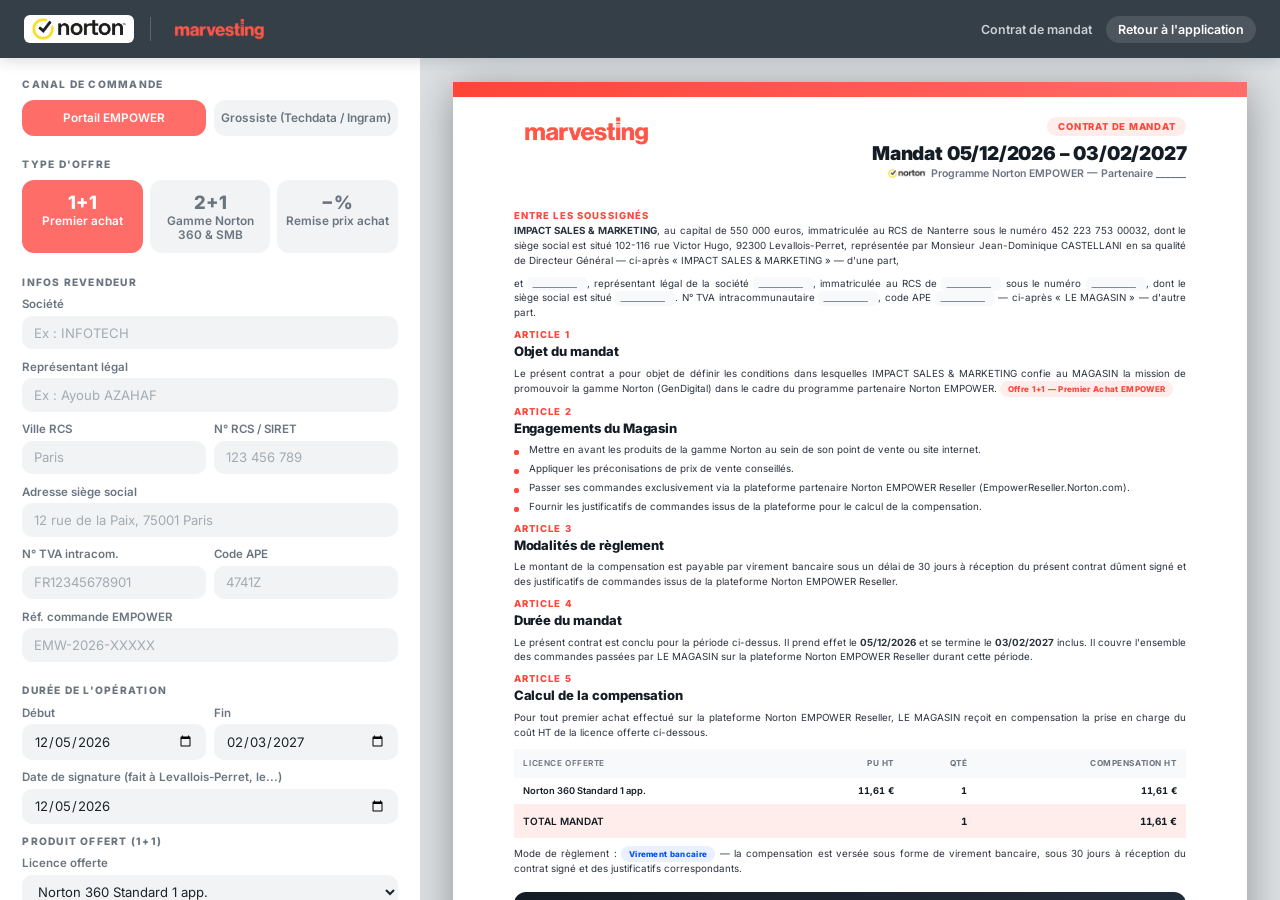
<file: mandat/generateur.html>
<!DOCTYPE html>
<html lang="fr">
<head>
<meta charset="UTF-8">
<meta name="viewport" content="width=device-width,initial-scale=1.0">
<meta name="robots" content="noindex">
<title>Générateur de contrat de mandat Norton EMPOWER</title>
<style>
@import url('https://fonts.googleapis.com/css2?family=Inter:wght@400;500;600;700;800;900&display=swap');

/* Éditeur : thème clair de l'app, sans traits ni liserés (fonds doux, ombres légères, corail pour la sélection et l'action). */
:root{--accent:#FF6D68;--accent-soft:#FF6D68;--ink-e:#1d2329;--mut-e:#6B7580;--fond-e:#F1F3F4;--carte-e:#fff;}
*{margin:0;padding:0;box-sizing:border-box;}
body{font-family:'Inter',sans-serif;background:var(--fond-e);color:var(--ink-e);min-height:100vh;font-size:14px;}
.hdr{background:#343F48;padding:0 1.5rem;display:flex;align-items:center;justify-content:space-between;height:58px;position:sticky;top:0;z-index:200;box-shadow:0 2px 14px rgba(26,34,46,.18);}
.hdr-logos{display:flex;align-items:center;gap:1rem;}
.hdr-logos img{height:22px;object-fit:contain;}
.hdr-logos .logo-bulle{background:#fff;border-radius:6px;padding:3px 8px;display:inline-flex;align-items:center;}
.hdr-logos .sep{width:1px;height:24px;background:rgba(255,255,255,.2);}
.hdr-tag{display:flex;align-items:center;gap:14px;font-size:.78rem;color:#C9D0D6;font-weight:600;}
.hdr-tag a{color:#fff;text-decoration:none;background:rgba(255,255,255,.12);padding:6px 12px;border-radius:999px;}
.app{display:grid;grid-template-columns:420px 1fr;height:calc(100vh - 58px);}
.fp{background:var(--carte-e);overflow-y:auto;padding:1.25rem 1.4rem;box-shadow:2px 0 14px rgba(26,34,46,.06);}
.st{font-size:.64rem;font-weight:800;letter-spacing:.12em;text-transform:uppercase;color:var(--mut-e);margin:1.4rem 0 .6rem;}
.st:first-child{margin-top:0;}
.otabs{display:grid;grid-template-columns:repeat(3,1fr);gap:.45rem;margin-bottom:.75rem;}
.otab{background:var(--fond-e);border-radius:12px;padding:.7rem .4rem;cursor:pointer;text-align:center;font-size:.74rem;font-weight:600;color:var(--mut-e);transition:background .15s;}
.otab:hover{background:#E4E8EB;color:var(--ink-e);}
.otab.active{background:var(--accent);color:#fff;}
.otab .bigt{display:block;font-size:1.15rem;font-weight:800;margin-bottom:1px;}
.f{margin-bottom:.65rem;}
.f label{display:block;font-size:.72rem;color:var(--mut-e);margin-bottom:.28rem;font-weight:600;}
.f input,.f select{width:100%;background:var(--fond-e);border:0;border-radius:10px;padding:.55rem .75rem;color:var(--ink-e);font-family:'Inter',sans-serif;font-size:.82rem;}
.f input:focus,.f select:focus{outline:2px solid rgba(255,109,104,.45);}
.f input::placeholder{color:#A3ABB3;}
.fr{display:grid;grid-template-columns:1fr 1fr;gap:.5rem;}
.rg{display:grid;grid-template-columns:1fr 1fr 1fr;gap:.45rem;margin-bottom:.5rem;}
.ro{background:var(--fond-e);border-radius:12px;padding:.6rem .3rem;cursor:pointer;text-align:center;font-size:.7rem;line-height:1.3;color:var(--mut-e);user-select:none;}
.ro.sel{background:var(--accent);color:#fff;}
.ptbl{width:100%;border-collapse:separate;border-spacing:0 3px;font-size:.73rem;margin-bottom:.6rem;}
.ptbl th{color:var(--mut-e);font-size:.6rem;text-transform:uppercase;letter-spacing:.08em;padding:.3rem .4rem;text-align:left;}
.ptbl td{padding:.35rem .4rem;vertical-align:middle;background:var(--fond-e);}
.ptbl td:first-child{border-radius:10px 0 0 10px;}.ptbl td:last-child{border-radius:0 10px 10px 0;}
.ptbl input[type=checkbox]{accent-color:var(--accent);width:14px;height:14px;cursor:pointer;}
.ptbl input[type=number],.ptbl input[type=text]{background:#fff;border:0;border-radius:8px;color:var(--ink-e);font-size:.72rem;padding:.28rem .4rem;width:62px;text-align:center;}
.pu{font-variant-numeric:tabular-nums;}
.rbtns{display:flex;gap:.45rem;margin-bottom:.6rem;}
.rbtn{flex:1;padding:.55rem;background:var(--fond-e);border-radius:12px;color:var(--mut-e);font-size:.82rem;font-weight:700;cursor:pointer;text-align:center;}
.rbtn.active{background:var(--accent);color:#fff;}
.btn-gen{width:100%;padding:.8rem;background:var(--fond-e);color:var(--ink-e);border:0;border-radius:12px;font-family:'Inter',sans-serif;font-size:.85rem;font-weight:700;cursor:pointer;margin-top:1rem;}
.btn-gen:hover{background:#E4E8EB;}
.btn-pdf{width:100%;padding:.8rem;background:var(--accent);color:#fff;border:0;border-radius:12px;font-family:'Inter',sans-serif;font-size:.85rem;font-weight:700;cursor:pointer;margin-top:.5rem;}
.btn-pdf:hover{filter:brightness(.96);}
.hint{font-size:.68rem;color:var(--mut-e);margin-top:.6rem;line-height:1.5;}
.statut{font-size:.74rem;margin-top:.6rem;padding:.55rem .75rem;border-radius:10px;background:var(--fond-e);color:var(--ink-e);display:none;}
.statut.ok{background:#DDF1E8;color:#1E6B4A;display:block;}.statut.ko{background:#FBF0DA;color:#8A5A0B;display:block;}
.pp{background:#DDE1E4;overflow-y:auto;display:flex;flex-direction:column;align-items:center;padding:1.5rem 1rem;gap:6mm;}
#cv{display:flex;flex-direction:column;align-items:center;gap:6mm;}
@media (max-width:600px){.hdr{flex-wrap:wrap;gap:.4rem}.hdr-tag{display:none}.hdr a{margin-left:auto}}
@media (max-width:900px){.app{grid-template-columns:1fr;height:auto}.fp{box-shadow:none}.pp{padding:1rem .5rem;overflow-x:hidden;align-items:flex-start}}

:root{
  --coral:#FF4438; --coral-soft:#FF6D68; --coral-10:#FFEDEC;
  --primary:#0050FF; --primary-10:#EAF0FF;
  --ink:#141c25; --body-text:#2b3340; --muted:#6b7280;
  --line:#e4e6ef; --line-strong:#c3c5d9; --surface:#f8f9fa;
  --docfont:'Inter',-apple-system,sans-serif;
}
.page{
  width:210mm; min-height:297mm; background:#fff; position:relative;
  padding:0 16mm 10mm 16mm; font-family:var(--docfont); color:var(--ink);
  box-shadow:0 6px 40px rgba(0,0,0,.35); -webkit-font-smoothing:antialiased;
}
.topbar{ height:4mm; background:linear-gradient(90deg,var(--coral) 0%,var(--coral-soft) 100%); margin:0 -16mm 5mm -16mm; }
.header{ display:flex; justify-content:space-between; align-items:flex-start; padding-bottom:3mm; margin-bottom:5mm; }
.logo{ height:8mm; display:block; }
.doc-meta{ text-align:right; }
.doc-badge{ display:inline-flex; align-items:center; gap:5px; background:var(--coral-10); color:var(--coral); font-weight:800; font-size:9.5px; letter-spacing:.08em; text-transform:uppercase; padding:4px 11px; border-radius:100px; }
.doc-title{ font-size:19px; font-weight:900; margin:6px 0 2px 0; letter-spacing:-.01em; }
.doc-sub{ font-size:10.5px; color:var(--muted); font-weight:600; display:flex; align-items:center; justify-content:flex-end; gap:5px; }
.doc-sub img{ height:9px; object-fit:contain; }
.eyebrow{ font-size:9.5px; font-weight:800; letter-spacing:.12em; text-transform:uppercase; color:var(--coral); margin:0 0 3px 0; }
.h2{ font-size:13px; font-weight:800; color:var(--ink); margin:0 0 2mm 0; letter-spacing:-.005em; }
.page-break{ break-before:page; page-break-before:always; padding-top:12mm; }
p.legal{ font-size:9.8px; line-height:1.5; color:var(--body-text); margin:0 0 2.2mm 0; text-align:justify; break-inside:avoid; page-break-inside:avoid; }
ul.legal{ margin:0 0 2.2mm 0; padding-left:0; list-style:none; break-inside:avoid; page-break-inside:avoid; }
ul.legal li{ font-size:9.8px; line-height:1.45; color:var(--body-text); padding-left:15px; position:relative; margin-bottom:1.3mm; break-inside:avoid; page-break-inside:avoid; }
ul.legal li::before{ content:""; position:absolute; left:0; top:6.5px; width:5px; height:5px; border-radius:2px; background:var(--coral); }
table.data{ width:100%; border-collapse:collapse; font-size:9.3px; break-inside:avoid; page-break-inside:avoid; margin:2mm 0 0 0; }
table.data tbody tr{ break-inside:avoid; page-break-inside:avoid; }
table.data thead th{ text-align:left; font-size:8.2px; font-weight:800; letter-spacing:.07em; text-transform:uppercase; color:var(--muted); background:var(--surface); padding:2.6mm 2.6mm; white-space:nowrap; }
table.data tbody td{ padding:1.9mm 2.6mm; color:var(--ink); font-weight:500; white-space:nowrap; }
table.data tbody tr:nth-child(even){ background:#F6F7FA; }
table.data .rn{ white-space:normal; font-weight:600; }
table.data .num{ font-variant-numeric:tabular-nums; text-align:right; font-weight:700; }
table.data tfoot td{ padding:3mm 2.6mm; font-weight:900; font-size:10px; background:var(--coral-10); color:var(--ink); }
.chip{ display:inline-block; padding:2px 8px; border-radius:100px; font-size:8px; font-weight:800; letter-spacing:.04em; }
.chip-blue{ background:var(--primary-10); color:var(--primary); }
.chip-coral{ background:var(--coral-10); color:var(--coral); }
.chip-gray{ background:var(--surface); color:var(--muted); }
.total-banner{ background:linear-gradient(135deg,var(--ink) 0%,#232e3d 100%); color:#fff; border-radius:12px; padding:4.5mm 7mm; display:flex; justify-content:space-between; align-items:center; margin:4mm 0 0 0; break-inside:avoid; page-break-inside:avoid; }
.total-banner .label{ font-size:9.5px; font-weight:700; letter-spacing:.06em; text-transform:uppercase; color:rgba(255,255,255,.65); }
.total-banner .amount{ font-size:24px; font-weight:900; margin-top:1mm; }
.total-banner .amount .cur{ font-size:14px; font-weight:700; opacity:.7; margin-left:2px; }
.sig-grid{ display:grid; grid-template-columns:1fr 1fr; gap:8mm; margin-top:6mm; break-inside:avoid; page-break-inside:avoid; }
.sig-card{ background:var(--surface); border-radius:12px; padding:5mm; min-height:30mm; break-inside:avoid; page-break-inside:avoid; }
.sig-card .who{ font-size:8.5px; font-weight:800; letter-spacing:.06em; text-transform:uppercase; color:var(--muted); margin-bottom:2mm; }
.sig-card .name{ font-size:10.5px; font-weight:800; color:var(--ink); }
.sig-card .role{ font-size:9.5px; color:var(--muted); margin-top:1mm; }
.sig-card .box{ margin-top:4mm; background:#fff; border-radius:8px; min-height:15mm; padding:2mm 3mm; font-size:8px; color:var(--muted); font-style:italic; }
.footer{ display:flex; justify-content:space-between; align-items:center; padding-top:2.5mm; margin-top:4mm; break-inside:avoid; page-break-inside:avoid; }
.footer .brand{ font-size:8.5px; font-weight:800; letter-spacing:.05em; color:var(--muted); text-transform:uppercase; }
.footer .page-no{ font-size:8.5px; font-weight:700; color:var(--muted); }
.fi{ display:inline-block; min-width:60px; background:var(--coral-10); color:var(--coral); font-weight:600; padding:0 6px; border-radius:5px; }
.fe{ display:inline-block; min-width:60px; background:var(--surface); color:var(--muted); font-style:italic; border-radius:5px; padding:0 6px; }
.empty-hint{ font-size:9.8px; color:var(--muted); font-style:italic; }
/* ---------- Impression ---------- */
html.integre .hdr{display:none}   /* dans la visionneuse de l'application : sa barre porte déjà « Fermer » */
@media print {
  * { -webkit-print-color-adjust:exact !important; print-color-adjust:exact !important; color-adjust:exact !important; }
  .hdr, .fp { display:none !important; }
  body{background:#fff !important;}
  .app { display:block !important; height:auto !important; }
  .pp { background:#fff !important; padding:0 !important; max-height:none !important; overflow:visible !important; gap:0 !important; }
  #cv{ gap:0 !important; }
  .page { box-shadow:none !important; margin:0 !important; }
  @page { margin:0; size:A4; }
}
</style>
</head>
<body>
<script>try{if(window.parent&&window.parent!==window)document.documentElement.classList.add("integre")}catch(e){}</script>
<div class="hdr">
  <div class="hdr-logos">
    <span class="logo-bulle"><img src="logo-norton.webp" alt="Norton"></span>
    <div class="sep"></div>
    <img src="logo-marvesting.webp" alt="Marvesting">
  </div>
  <div class="hdr-tag"><span>Contrat de mandat</span><a href="/" onclick="if(window.opener&&!window.opener.closed){window.close();return false}">Retour à l'application</a></div>
</div>

<div class="app">
<div class="fp">
  <div class="st">Canal de commande</div>
  <div class="otabs" style="grid-template-columns:1fr 1fr">
    <div class="otab active" id="chanE" onclick="setChannel('empower')">Portail EMPOWER</div>
    <div class="otab" id="chanG" onclick="setChannel('grossiste')">Grossiste (Techdata / Ingram)</div>
  </div>
  <div class="f" id="wholesalerWrap" style="display:none">
    <label>Grossiste</label>
    <select id="wholesaler" onchange="rend()">
      <option value="Techdata">Techdata</option>
      <option value="Ingram">Ingram Micro</option>
    </select>
  </div>

  <div class="st">Type d'offre</div>
  <div class="otabs">
    <div class="otab active" onclick="setOffer('1+1',this)"><span class="bigt">1+1</span>Premier achat</div>
    <div class="otab" onclick="setOffer('2+1',this)"><span class="bigt">2+1</span>Gamme Norton 360 &amp; SMB</div>
    <div class="otab" onclick="setOffer('remise',this)"><span class="bigt">−%</span>Remise prix achat</div>
  </div>

  <div class="st">Infos revendeur</div>
  <div class="f"><label>Société</label><input type="text" id="soc" placeholder="Ex : INFOTECH" oninput="rend()"></div>
  <div class="f"><label>Représentant légal</label><input type="text" id="rep" placeholder="Ex : Ayoub AZAHAF" oninput="rend()"></div>
  <div class="fr">
    <div class="f"><label>Ville RCS</label><input type="text" id="rcsv" placeholder="Paris" oninput="rend()"></div>
    <div class="f"><label>N° RCS / SIRET</label><input type="text" id="siret" placeholder="123 456 789" oninput="rend()"></div>
  </div>
  <div class="f"><label>Adresse siège social</label><input type="text" id="adr" placeholder="12 rue de la Paix, 75001 Paris" oninput="rend()"></div>
  <div class="fr">
    <div class="f"><label>N° TVA intracom.</label><input type="text" id="tva" placeholder="FR12345678901" oninput="rend()"></div>
    <div class="f"><label>Code APE</label><input type="text" id="ape" placeholder="4741Z" oninput="rend()"></div>
  </div>
  <div class="f"><label id="refEmpLabel">Réf. commande EMPOWER</label><input type="text" id="refEmp" placeholder="EMW-2026-XXXXX" oninput="rend()"></div>

  <div class="st">Durée de l'opération</div>
  <div class="fr">
    <div class="f"><label>Début</label><input type="date" id="deb" value="2026-02-01" oninput="rend()"></div>
    <div class="f"><label>Fin</label><input type="date" id="fin" value="2026-03-31" oninput="rend()"></div>
  </div>
  <div class="f"><label>Date de signature (fait à Levallois-Perret, le...)</label><input type="date" id="dateSign" oninput="rend()" onchange="rend()"></div>

  <!-- PANEL 1+1 -->
  <div id="p_1+1">
    <div class="st">Produit offert (1+1)</div>
    <div class="f"><label>Licence offerte</label>
      <select id="off_1_1" onchange="onLicenseChange('off_1_1','pu_1_1')"></select>
    </div>
    <div class="fr">
      <div class="f"><label>PU HT offert</label><input type="text" id="pu_1_1" placeholder="Ex : 11,61" oninput="rend()"></div>
      <div class="f"><label>Quantité offerte</label><input type="number" id="qty_1_1" value="1" min="1" oninput="rend()"></div>
    </div>
  </div>

  <!-- PANEL 2+1 -->
  <div id="p_2+1" style="display:none">
    <div class="st">Produits achetés (2+1) — saisir PU HT + quantités</div>
    <table class="ptbl"><thead><tr><th>✓</th><th>Référence</th><th>Dev.</th><th>PU HT</th><th>Qté</th></tr></thead>
    <tbody id="tb_2_1"></tbody></table>
    <div class="f"><label>Licence offerte (1 pour 2 achetées)</label>
      <select id="off_2_1" onchange="onLicenseChange('off_2_1','pu_off_2_1')"></select>
    </div>
    <div class="f"><label>PU HT offert</label><input type="text" id="pu_off_2_1" placeholder="Ex : 11,61" oninput="rend()"></div>
  </div>

  <!-- PANEL REMISE -->
  <div id="p_remise" style="display:none">
    <div class="st">Palier de remise</div>
    <div class="rbtns">
      <div class="rbtn active" id="btn50" onclick="setR(50)">−50%</div>
      <div class="rbtn" id="btn70" onclick="setR(70)">−70% <span style="font-size:.65rem;font-weight:400">(≥100 lic.)</span></div>
    </div>
    <div class="st">Produits & quantités — saisir PU HT de base, Qté + PU Spécial HT accordé</div>
    <table class="ptbl"><thead><tr><th>✓</th><th>Référence</th><th>Dev.</th><th>PU HT</th><th>Qté</th><th>PU Spécial HT</th></tr></thead>
    <tbody id="tb_rem"></tbody></table>
  </div>

  <div class="st">Mode de compensation</div>
  <div class="rg">
    <div class="ro sel" id="rv" onclick="setC('v')">Virement bancaire</div>
    <div class="ro" id="rl" onclick="setC('l')">Licences gratuites<br>(envoi par mail)</div>
    <div class="ro" id="rg2" onclick="setC('g')">Chèques cadeaux</div>
  </div>
  <button class="btn-gen" onclick="rend()">Actualiser l'aperçu</button>
  <button class="btn-pdf" onclick="dlPDF()">Archiver et télécharger le PDF</button>
  <div class="statut" id="statut"></div>
  <div class="hint">Le PDF tient sur 2 pages fixes (page 1 : contrat et compensation ; page 2 : juridiction et signatures). Le mandat est archivé dans l'application à chaque téléchargement.</div>
</div>

<div class="pp"><div id="cv"></div></div>
</div>

<script>
const MARVESTING_SRC="logo-marvesting.webp", NORTON_SRC="logo-norton.webp";
// Toute saisie est échappée avant d'entrer dans le HTML de l'aperçu.
const esc=s=>String(s==null?"":s).replace(/[&<>"']/g,c=>({"&":"&amp;","<":"&lt;",">":"&gt;",'"':"&quot;","'":"&#39;"}[c]));
const PRODS=[
  {id:"s1", n:"Norton 360 Standard",            dv:1,  pu:11.61},
  {id:"d3", n:"Norton 360 Deluxe",              dv:3,  pu:15.11},
  {id:"d5", n:"Norton 360 Deluxe",              dv:5,  pu:16.34},
  {id:"av", n:"Norton AntiVirus Plus",           dv:1,  pu:14.55},
  {id:"p10",n:"Norton 360 Premium",             dv:10, pu:22.82},
  {id:"ss1",n:"Norton Small Business Standard", dv:1,  pu:17.86},
  {id:"sp",  n:"Norton Small Business Premium",  dv:10, pu:62.90},
  {id:"vpn", n:"Norton VPN Standard",            dv:"1 an", pu:11.74},
  {id:"util",n:"Norton Utilities Subscription",  dv:"1 an", pu:14.30},
];
const unitLabel = p => (typeof p.dv === "number") ? `${p.dv} app.` : p.dv;

let offer="1+1", remise=50, cmode="v", channel="empower";

const g=id=>document.getElementById(id);
const gv=id=>(g(id)||{}).value||"";
const fmt=n=>n.toFixed(2).replace(".",",")+" €";
const fmtD=s=>{if(!s||!/^\d{4}-\d{2}-\d{2}$/.test(s))return"___";const[y,m,d]=s.split("-");return d+"/"+m+"/"+y;};
const fi=v=>v?`<span class="fi">${esc(v)}</span>`:`<span class="fe">___________</span>`;
const MOIS=["janvier","février","mars","avril","mai","juin","juillet","août","septembre","octobre","novembre","décembre"];
function fmtPeriode(deb,fin){
  if(!deb||!fin) return "___";
  const[y1,m1]=deb.split("-"); const[y2,m2]=fin.split("-");
  if(y1===y2&&m1===m2) return `${MOIS[parseInt(m1,10)-1]} ${y1}`;
  return `${fmtD(deb)} – ${fmtD(fin)}`;
}

const COMP_MODES={
  v:{ label:"Virement bancaire", chipClass:"chip-blue",
      art3Base:"Le montant de la compensation est payable par virement bancaire sous un délai de 30 jours à réception du présent contrat dûment signé et",
      art5:"sous forme de virement bancaire, sous 30 jours à réception du contrat signé et des justificatifs correspondants." },
  l:{ label:"Licences gratuites (envoi par mail)", chipClass:"chip-coral",
      art3Base:"Le montant de la compensation est réglé par l'attribution de licences gratuites d'une valeur équivalente, envoyées par courrier électronique à l'adresse communiquée par LE MAGASIN, sous un délai de 30 jours à réception du présent contrat dûment signé et",
      art5:"sous forme de licences gratuites d'une valeur équivalente, envoyées par email au MAGASIN." },
  g:{ label:"Chèques cadeaux", chipClass:"chip-gray",
      art3Base:"Le montant de la compensation est réglé par la remise de chèques cadeaux d'une valeur équivalente, sous un délai de 30 jours à réception du présent contrat dûment signé et",
      art5:"sous forme de chèques cadeaux d'une valeur équivalente à la compensation due." }
};

function buildTables(){
  ["tb_2_1","tb_rem"].forEach(id=>{
    const tb=g(id); if(!tb)return; tb.innerHTML="";
    const hasSpec=id==="tb_rem";
    PRODS.forEach(p=>{
      const tr=document.createElement("tr");
      tr.innerHTML=`
        <td><input type="checkbox" id="chk_${id}_${p.id}" onchange="rend()"></td>
        <td>${p.n}</td><td style="text-align:center">${p.dv}</td>
        <td><input type="text" id="pu_${id}_${p.id}" class="pu" placeholder="PU HT" oninput="${hasSpec?`refreshRemisePlaceholder('${p.id}');`:""}rend()"></td>
        <td><input type="number" id="qty_${id}_${p.id}" value="" min="0" placeholder="0" oninput="rend()"></td>
        ${hasSpec?`<td><input type="text" id="pus_${id}_${p.id}" placeholder="0.00" oninput="rend()"></td>`:""}
      `;
      tb.appendChild(tr);
    });
  });
}

function buildLicenseSelect(selectId){
  const sel=g(selectId); if(!sel) return;
  sel.innerHTML = PRODS.map(p=>`<option value="${p.id}">${p.n} ${unitLabel(p)}</option>`).join("");
}

function refreshRemisePlaceholder(prodId){
  const puEl=g(`pu_tb_rem_${prodId}`);
  const pu=parseFloat(puEl?.value)||0;
  const el=g(`pus_tb_rem_${prodId}`);
  if(el) el.placeholder=(pu*(1-remise/100)).toFixed(2);
}

function applyChannelDefaults(){
  ["tb_2_1","tb_rem"].forEach(tbId=>{
    PRODS.forEach(p=>{
      const el=g(`pu_${tbId}_${p.id}`);
      if(el) el.value = channel==="empower" ? p.pu.toFixed(2) : "";
    });
  });
  [["off_1_1","pu_1_1"],["off_2_1","pu_off_2_1"]].forEach(([selId,puId])=>{
    const sel=g(selId), puEl=g(puId);
    if(!sel||!puEl) return;
    const p=PRODS.find(x=>x.id===sel.value);
    puEl.value = (channel==="empower" && p) ? p.pu.toFixed(2) : "";
  });
  PRODS.forEach(p=>refreshRemisePlaceholder(p.id));
}

function onLicenseChange(selId,puId){
  const sel=g(selId), puEl=g(puId);
  const p=PRODS.find(x=>x.id===sel.value);
  puEl.value = (channel==="empower" && p) ? p.pu.toFixed(2) : "";
  rend();
}

function setChannel(ch){
  channel=ch;
  g("chanE").classList.toggle("active",ch==="empower");
  g("chanG").classList.toggle("active",ch==="grossiste");
  g("wholesalerWrap").style.display = ch==="grossiste" ? "" : "none";
  g("refEmpLabel").textContent = ch==="empower" ? "Réf. commande EMPOWER" : "Réf. commande / facture grossiste";
  g("refEmp").placeholder = ch==="empower" ? "EMW-2026-XXXXX" : "FACT-2026-XXXXX";
  applyChannelDefaults();
  rend();
}

function setOffer(o,el){
  offer=o;
  document.querySelectorAll(".otabs .otab").forEach(t=>{ if(t.id!=="chanE"&&t.id!=="chanG") t.classList.remove("active"); });
  el.classList.add("active");
  ["1+1","2+1","remise"].forEach(t=>g("p_"+t).style.display=t===o?"":"none");
  rend();
}

function setR(r){
  remise=r;
  g("btn50").classList.toggle("active",r===50);
  g("btn70").classList.toggle("active",r===70);
  PRODS.forEach(p=>refreshRemisePlaceholder(p.id));
  rend();
}

function setC(m){
  cmode=m;
  g("rv").classList.toggle("sel",m==="v");
  g("rl").classList.toggle("sel",m==="l");
  g("rg2").classList.toggle("sel",m==="g");
  rend();
}

function getProds(tbodyId){
  return PRODS.filter(p=>{
    const c=g(`chk_${tbodyId}_${p.id}`);
    return c&&c.checked;
  }).map(p=>{
    const qty=parseFloat(g(`qty_${tbodyId}_${p.id}`)?.value)||0;
    const puEl=g(`pu_${tbodyId}_${p.id}`);
    const pu=parseFloat(puEl?.value)||0;
    const pusEl=g(`pus_${tbodyId}_${p.id}`);
    const pus=pusEl?parseFloat(pusEl.value)||parseFloat(pusEl.placeholder)||0:0;
    return{...p,pu,qty,pus};
  });
}

function rend(){
  const soc=gv("soc"), rep=gv("rep"), rcsv=gv("rcsv"), siret=gv("siret");
  const adr=gv("adr"), tva=gv("tva"), ape=gv("ape"), refEmp=gv("refEmp");
  const deb=gv("deb"), fin=gv("fin"), dateSign=gv("dateSign");

  const channelIsEmpower = channel === "empower";
  const wholesalerName = gv("wholesaler") || "Techdata";
  const wholesalerFull = wholesalerName === "Ingram" ? "Ingram Micro" : "Techdata";
  // Formule "sur la plateforme EMPOWER" / "auprès du grossiste agréé X" — réutilisée dans plusieurs articles
  const platformPhrase = channelIsEmpower
    ? "sur la plateforme Norton EMPOWER Reseller"
    : `auprès du grossiste agréé <strong>${wholesalerFull}</strong>`;
  const justifPhrase = channelIsEmpower
    ? "des justificatifs de commandes issus de la plateforme Norton EMPOWER Reseller"
    : `des factures ou bons de commande du grossiste ${wholesalerFull}`;
  const orderChannelBullet = channelIsEmpower
    ? "Passer ses commandes exclusivement via la plateforme partenaire Norton EMPOWER Reseller (EmpowerReseller.Norton.com)."
    : `Passer ses commandes exclusivement auprès du grossiste agréé <strong>${wholesalerFull}</strong>.`;
  const justifBullet = channelIsEmpower
    ? "Fournir les justificatifs de commandes issus de la plateforme pour le calcul de la compensation."
    : "Fournir les factures ou bons de commande du grossiste pour le calcul de la compensation.";
  const docSubProgram = channelIsEmpower ? "Programme Norton EMPOWER" : `Partenariat Norton via ${wholesalerFull}`;
  const objetPhrase = channelIsEmpower
    ? "dans le cadre du programme partenaire Norton EMPOWER."
    : `dans le cadre de son partenariat Norton, pour les produits achetés auprès du grossiste agréé <strong>${wholesalerFull}</strong>.`;
  const refLabel = channelIsEmpower ? "Réf. commande EMPOWER" : "Réf. commande / facture grossiste";

  const OFFER_TITLES={
    "1+1": channelIsEmpower ? "Offre 1+1 — Premier Achat EMPOWER" : "Offre 1+1 — Premier Achat",
    "2+1": "Offre 2+1 — Gamme Norton 360 & Small Business",
    "remise": `Offre Remise −${remise}% sur Prix d'Achat`
  };
  const CM=COMP_MODES[cmode];
  const COMP_CHIP=`<span class="chip ${CM.chipClass}">${CM.label}</span>`;
  const mandatLabel = `Mandat ${fmtPeriode(deb,fin)}`;
  const art3Text = `${CM.art3Base} ${justifPhrase}.`;

  // ---- Article 5 : tableau + montant, selon le type d'offre ----
  let baseChip="", art5Intro="", art5Table="", totalComp=0;

  if(offer==="1+1"){
    const offP = PRODS.find(x=>x.id===gv("off_1_1"));
    const offName = offP ? `${offP.n} ${unitLabel(offP)}` : "___________________";
    const qty=parseInt(gv("qty_1_1"))||1;
    const pu=parseFloat(gv("pu_1_1"))||0;
    const comp=pu*qty;
    totalComp=comp;
    art5Intro=`Pour tout premier achat effectué ${platformPhrase}, LE MAGASIN reçoit en compensation la prise en charge du coût HT de la licence offerte ci-dessous.`;
    art5Table=`
      <table class="data">
        <thead><tr><th class="rn">Licence offerte</th><th class="num">PU HT</th><th class="num">Qté</th><th class="num">Compensation HT</th></tr></thead>
        <tbody><tr><td class="rn">${offName}</td><td class="num">${fmt(pu)}</td><td class="num">${qty}</td><td class="num">${fmt(comp)}</td></tr></tbody>
        <tfoot><tr><td class="rn">TOTAL MANDAT</td><td></td><td class="num">${qty}</td><td class="num">${fmt(comp)}</td></tr></tfoot>
      </table>`;
  }
  else if(offer==="2+1"){
    const prods=getProds("tb_2_1");
    const offP = PRODS.find(x=>x.id===gv("off_2_1"));
    const offName = offP ? `${offP.n} ${unitLabel(offP)}` : "___________________";
    const offpu=parseFloat(gv("pu_off_2_1"))||0;
    baseChip=`<span class="chip chip-coral">Offert : ${offName}</span>`;
    let rows="", totalQty=0, totalOffQty=0;
    prods.forEach(p=>{
      if(p.qty<=0)return;
      const offQty=Math.floor(p.qty/2);
      const offHT=offQty*offpu;
      totalQty+=p.qty; totalOffQty+=offQty; totalComp+=offHT;
      rows+=`<tr><td class="rn">${p.n} ${unitLabel(p)}</td><td class="num">${p.qty}</td><td class="num">${offQty}</td><td class="num">${fmt(offpu)}</td><td class="num">${fmt(offHT)}</td></tr>`;
    });
    art5Intro=`Pour chaque tranche de 2 licences achetées ${platformPhrase}, 1 licence <strong>${offName}</strong> est offerte. La compensation correspond au coût HT des licences offertes.`;
    art5Table = rows ? `
      <table class="data">
        <thead><tr><th class="rn">Référence achetée</th><th class="num">Qté achetée</th><th class="num">Licences offertes</th><th class="num">PU offert HT</th><th class="num">Compensation HT</th></tr></thead>
        <tbody>${rows}</tbody>
        <tfoot><tr><td class="rn">TOTAL MANDAT</td><td class="num">${totalQty}</td><td class="num">${totalOffQty}</td><td></td><td class="num">${fmt(totalComp)}</td></tr></tfoot>
      </table>` : `<p class="empty-hint">← Sélectionnez des produits et saisissez leur PU HT dans le formulaire pour générer le tableau de compensation.</p>`;
  }
  else{
    const prods=getProds("tb_rem");
    baseChip=`<span class="chip chip-coral">Base −${remise}% PA HT</span>`;
    let rows="", totalQty=0, totalPort=0, totalSpec=0;
    prods.forEach(p=>{
      if(p.qty<=0)return;
      const puPort=p.pu;
      const puSpec=p.pus>0?p.pus:parseFloat((puPort*(1-remise/100)).toFixed(2));
      const totPort=puPort*p.qty;
      const totSpec=puSpec*p.qty;
      const ecart=totPort-totSpec;
      totalQty+=p.qty; totalPort+=totPort; totalSpec+=totSpec; totalComp+=ecart;
      rows+=`<tr>
        <td class="rn">${p.n} ${unitLabel(p)}</td><td class="num">${p.qty}</td>
        <td class="num">${fmt(puPort)}</td><td class="num">${fmt(puSpec)}</td>
        <td class="num">${fmt(totPort)}</td><td class="num">${fmt(totSpec)}</td>
        <td class="num">${fmt(ecart)}</td>
      </tr>`;
    });
    art5Intro=`${refLabel} : <strong>${esc(refEmp)||'_______________'}</strong>. La compensation est établie sur l'écart entre le Prix d'Achat Unitaire HT (PA HT) réglé par LE MAGASIN ${platformPhrase} et le Prix d'Achat Unitaire HT Spécial accordé, calculé selon une base de cotation à −${remise}% du PA HT de base, multiplié par les quantités commandées. La compensation est calculée et versée intégralement en HT, sans majoration de TVA.`;
    art5Table = rows ? `
      <table class="data">
        <thead><tr><th class="rn">Référence</th><th class="num">Qté</th><th class="num">PA HT</th><th class="num">PA Spécial HT</th><th class="num">Total PA HT</th><th class="num">Total Spécial HT</th><th class="num">Compensation HT</th></tr></thead>
        <tbody>${rows}</tbody>
        <tfoot><tr><td class="rn">TOTAL MANDAT</td><td class="num">${totalQty}</td><td></td><td></td><td class="num">${fmt(totalPort)}</td><td class="num">${fmt(totalSpec)}</td><td class="num">${fmt(totalComp)}</td></tr></tfoot>
      </table>` : `<p class="empty-hint">← Sélectionnez des produits et saisissez leur PU HT dans le formulaire pour générer le tableau de compensation.</p>`;
  }

  const refChip = refEmp ? `<span class="chip chip-gray">Réf. ${esc(refEmp)}</span>` : "";

  // ---------------------------------------------------------------
  // PAGE 1 — corps du contrat + compensation + montant
  // ---------------------------------------------------------------
  const page1 = `
  <div class="page" id="pg1">
    <div class="topbar"></div>
    <div class="header">
      <img class="logo" src="${MARVESTING_SRC}" alt="Marvesting">
      <div class="doc-meta">
        <span class="doc-badge">Contrat de mandat</span>
        <div class="doc-title">${mandatLabel}</div>
        <div class="doc-sub"><img src="${NORTON_SRC}" alt="Norton"> ${docSubProgram} — Partenaire ${soc?esc(soc.toUpperCase()):'______'}</div>
      </div>
    </div>

    <div class="eyebrow">Entre les soussignés</div>
    <p class="legal"><strong>IMPACT SALES &amp; MARKETING</strong>, au capital de 550 000 euros, immatriculée au RCS de Nanterre sous le numéro 452 223 753 00032, dont le siège social est situé 102-116 rue Victor Hugo, 92300 Levallois-Perret, représentée par Monsieur Jean-Dominique CASTELLANI en sa qualité de Directeur Général — ci-après « IMPACT SALES &amp; MARKETING » — d'une part,</p>
    <p class="legal">et ${fi(rep)}, représentant légal de la société ${fi(soc)}, immatriculée au RCS de ${fi(rcsv)} sous le numéro ${fi(siret)}, dont le siège social est situé ${fi(adr)}. N° TVA intracommunautaire ${fi(tva)}, code APE ${fi(ape)} — ci-après « LE MAGASIN » — d'autre part.</p>

    <div class="eyebrow">Article 1</div>
    <div class="h2">Objet du mandat</div>
    <p class="legal">Le présent contrat a pour objet de définir les conditions dans lesquelles IMPACT SALES &amp; MARKETING confie au MAGASIN la mission de promouvoir la gamme Norton (GenDigital) ${objetPhrase} <span class="chip chip-coral">${OFFER_TITLES[offer]}</span></p>

    <div class="eyebrow">Article 2</div>
    <div class="h2">Engagements du Magasin</div>
    <ul class="legal">
      <li>Mettre en avant les produits de la gamme Norton au sein de son point de vente ou site internet.</li>
      <li>Appliquer les préconisations de prix de vente conseillés.</li>
      <li>${orderChannelBullet}</li>
      <li>${justifBullet}</li>
    </ul>

    <div class="eyebrow">Article 3</div>
    <div class="h2">Modalités de règlement</div>
    <p class="legal">${art3Text}</p>

    <div class="eyebrow">Article 4</div>
    <div class="h2">Durée du mandat</div>
    <p class="legal">Le présent contrat est conclu pour la période ci-dessus. Il prend effet le <strong>${fmtD(deb)}</strong> et se termine le <strong>${fmtD(fin)}</strong> inclus. Il couvre l'ensemble des commandes passées par LE MAGASIN ${platformPhrase} durant cette période. ${refChip}</p>

    <div class="eyebrow">Article 5</div>
    <div class="h2">Calcul de la compensation ${baseChip}</div>
    <p class="legal">${art5Intro}</p>
    ${art5Table}
    <p class="legal" style="margin-top:2mm">Mode de règlement : ${COMP_CHIP} — la compensation est versée ${CM.art5}</p>

    <div class="total-banner">
      <div><div class="label">Montant à verser au Magasin</div></div>
      <div class="amount">${fmt(totalComp).replace(/\s*€\s*$/,'')}<span class="cur">€ HT</span></div>
    </div>

    <div class="footer">
      <div class="brand">Marvesting × Impact Sales &amp; Marketing — Document confidentiel</div>
      <div class="page-no">${mandatLabel} · 1/2</div>
    </div>
  </div>`;


  // ---------------------------------------------------------------
  // PAGE 2 — juridiction + signatures (saut de page piloté)
  // ---------------------------------------------------------------
  const page2 = `
  <div class="page page-break" id="pg2">
    <div class="eyebrow">Article 6</div>
    <div class="h2">Droit applicable et juridiction</div>
    <p class="legal">Le présent contrat est régi par le droit français. Tout litige relatif à son exécution sera soumis à la compétence exclusive du Tribunal de Commerce de Nanterre.</p>
    <p class="legal">Fait à Levallois-Perret, le ${dateSign ? fmtD(dateSign) : "_____________________________"}, en deux (2) exemplaires originaux.</p>

    <div class="sig-grid">
      <div class="sig-card">
        <div class="who">Le Magasin</div>
        <div class="name">${esc(rep)||'___________________'}</div>
        <div class="role">Société ${esc(soc)||'___________________'}</div>
        <div class="box">Signature et cachet</div>
      </div>
      <div class="sig-card">
        <div class="who">Impact Sales &amp; Marketing</div>
        <div class="name">M. Jean-Dominique CASTELLANI — Directeur Général</div>
        <div class="role">Visa Chef des Ventes : Tadjidine SOEFOU</div>
        <div class="box">Signature et cachet</div>
      </div>
    </div>

    <div class="footer">
      <div class="brand">Marvesting × Impact Sales &amp; Marketing — Document confidentiel</div>
      <div class="page-no">${mandatLabel} · 2/2</div>
    </div>
  </div>`;

  g("cv").innerHTML = page1 + page2;
  window.__dernier = { canal: channel, offre: offer, compensation: {v:"virement",l:"licences",g:"cheques"}[cmode], montant_ht: Math.round(totalComp*100)/100,
    debut: deb||null, fin: fin||null, societe: soc, representant: rep, ref_commande: refEmp,
    payload: { grossiste: channelIsEmpower?null:wholesalerName, remise: offer==="remise"?remise:null, siret, rcs_ville: rcsv, adresse: adr, tva, ape, date_signature: dateSign||null } };
}

function _statut(t,ok){const s=g("statut"); s.textContent=t; s.className="statut "+(ok?"ok":"ko");}
async function dlPDF(){
  rend();
  const rec=Object.assign({compte_id:(window.__compte||null)}, window.__dernier||{});
  if(!rec.societe){ _statut("Renseignez la société avant d'archiver le mandat.",false); return; }
  try{
    const M=(window.opener && !window.opener.closed && window.opener.Mandats) || (window.parent && window.parent!==window && window.parent.Mandats);
    if(M){ const res=await M.archiver(rec); _statut(res&&res.ok?"Mandat archivé dans l'application.":("Archivage impossible : "+((res&&res.message)||"erreur")+". Le PDF reste téléchargeable."),!!(res&&res.ok)); }
    else _statut("Archivage indisponible : ouvrez le générateur depuis l'application pour archiver. Le PDF reste téléchargeable.",false);
  }catch(e){ _statut("Archivage impossible. Le PDF reste téléchargeable.",false); }
  telechargerPdf();
}

// PDF téléchargé directement (sans passer par la fenêtre d'impression, absente ou limitée sur téléphone). Repli : impression.
function _script(src){return new Promise((ok,ko)=>{const t=document.createElement("script");t.src=src;t.onload=ok;t.onerror=()=>ko(new Error("bibliothèque PDF indisponible"));document.head.appendChild(t);});}
async function telechargerPdf(){
  const bouton=document.querySelector(".btn-pdf"), lib=bouton?bouton.textContent:"";
  if(bouton){bouton.disabled=true;bouton.textContent="Création du PDF…";}
  const cv=g("cv"), garde={t:cv.style.transform,mb:cv.style.marginBottom,mr:cv.style.marginRight,w:cv.style.width};
  try{
    if(!window.html2canvas) await _script("/lib/pdfgen/html2canvas.min.js");
    if(!window.jspdf) await _script("/lib/pdfgen/jspdf.umd.min.js");
    cv.style.transform="";cv.style.marginBottom="";cv.style.marginRight="";cv.style.width="";   // feuilles à leur taille réelle pour la capture
    const pages=[...cv.querySelectorAll(".page")]; if(!pages.length) throw new Error("aperçu vide");
    const pdf=new window.jspdf.jsPDF({orientation:"portrait",unit:"mm",format:"a4",compress:true});
    for(let i=0;i<pages.length;i++){
      const c=await window.html2canvas(pages[i],{scale:2,useCORS:true,backgroundColor:"#ffffff",logging:false});
      let w=210,h=210*c.height/c.width; if(h>297){h=297;w=297*c.width/c.height;}
      if(i>0) pdf.addPage();
      pdf.addImage(c.toDataURL("image/jpeg",0.92),"JPEG",(210-w)/2,0,w,h);
    }
    const soc=(window.__dernier&&window.__dernier.societe||"").normalize("NFD").replace(/[\u0300-\u036f]/g,"").replace(/[^A-Za-z0-9]+/g,"-").replace(/^-|-$/g,"").slice(0,60);
    pdf.save("Mandat-"+(soc||"revendeur")+"-"+new Date().toISOString().slice(0,10)+".pdf");
  }catch(e){
    _statut("Téléchargement direct impossible ("+((e&&e.message)||"erreur")+"). Ouverture de l'impression.",false);
    setTimeout(()=>window.print(),300);
  }finally{
    cv.style.transform=garde.t;cv.style.marginBottom=garde.mb;cv.style.marginRight=garde.mr;cv.style.width=garde.w;
    if(bouton){bouton.disabled=false;bouton.textContent=lib;}
  }
}

buildTables();
buildLicenseSelect("off_1_1");
buildLicenseSelect("off_2_1");
applyChannelDefaults();
(function(){
  const iso=d=>`${d.getFullYear()}-${String(d.getMonth()+1).padStart(2,"0")}-${String(d.getDate()).padStart(2,"0")}`;
  const t0=new Date(), t1=new Date(t0.getTime()+60*86400000);
  if(!g("deb").dataset.fixe){ g("deb").value=iso(t0); g("fin").value=iso(t1); }
  const dEl = document.getElementById("dateSign");
  if(dEl && !dEl.value){
    const t = new Date();
    const mm = String(t.getMonth()+1).padStart(2,"0");
    const dd = String(t.getDate()).padStart(2,"0");
    dEl.value = `${t.getFullYear()}-${mm}-${dd}`;
  }
})();
(function(){
  // Préremplissage depuis la fiche compte : une seule lecture, la clé est supprimée aussitôt.
  try{
    const raw=localStorage.getItem("esi_mandat_prefill"); if(!raw) return;
    localStorage.removeItem("esi_mandat_prefill");
    const p=JSON.parse(raw); if(!p||typeof p!=="object"||Date.now()-(p.t||0)>600000) return;
    [["soc","soc"],["rep","rep"],["adr","adr"],["rcsv","rcsv"],["siret","siret"],["tva","tva"]].forEach(([k,id])=>{ if(p[k]&&g(id)) g(id).value=String(p[k]).slice(0,200); });
    if(p.compte_id) window.__compte=String(p.compte_id).slice(0,80);
  }catch(e){}
})();

rend();

// Aperçu ajusté à la largeur de l'écran (téléphone, tablette) : la feuille A4 est réduite pour s'afficher en entier, sans défilement horizontal.
(function(){
  const cv=g("cv"), pp=cv.parentElement; let en=false;
  function ajuster(){
    if(en) return; en=true;
    cv.style.transform=""; cv.style.marginBottom=""; cv.style.width="";
    const page=cv.querySelector(".page"); if(!page){ en=false; return; }
    const dispo=pp.clientWidth-parseFloat(getComputedStyle(pp).paddingLeft)-parseFloat(getComputedStyle(pp).paddingRight), l=page.offsetWidth;
    const k=Math.min(1,dispo/l);
    if(k<1){ cv.style.width=l+"px"; cv.style.transformOrigin="top left"; cv.style.transform="scale("+k+")"; cv.style.marginBottom=(-(cv.offsetHeight*(1-k)))+"px"; cv.style.marginRight=(-(l*(1-k)))+"px"; }
    else { cv.style.marginRight=""; cv.style.transformOrigin=""; }
    en=false;
  }
  new MutationObserver(()=>setTimeout(ajuster,0)).observe(cv,{childList:true});
  window.addEventListener("resize",ajuster); window.addEventListener("orientationchange",()=>setTimeout(ajuster,200));
  window.addEventListener("beforeprint",()=>{ cv.style.transform=""; cv.style.marginBottom=""; cv.style.marginRight=""; cv.style.width=""; });
  window.addEventListener("afterprint",ajuster);
  ajuster();
})();
</script>
</body>
</html>
</file>
